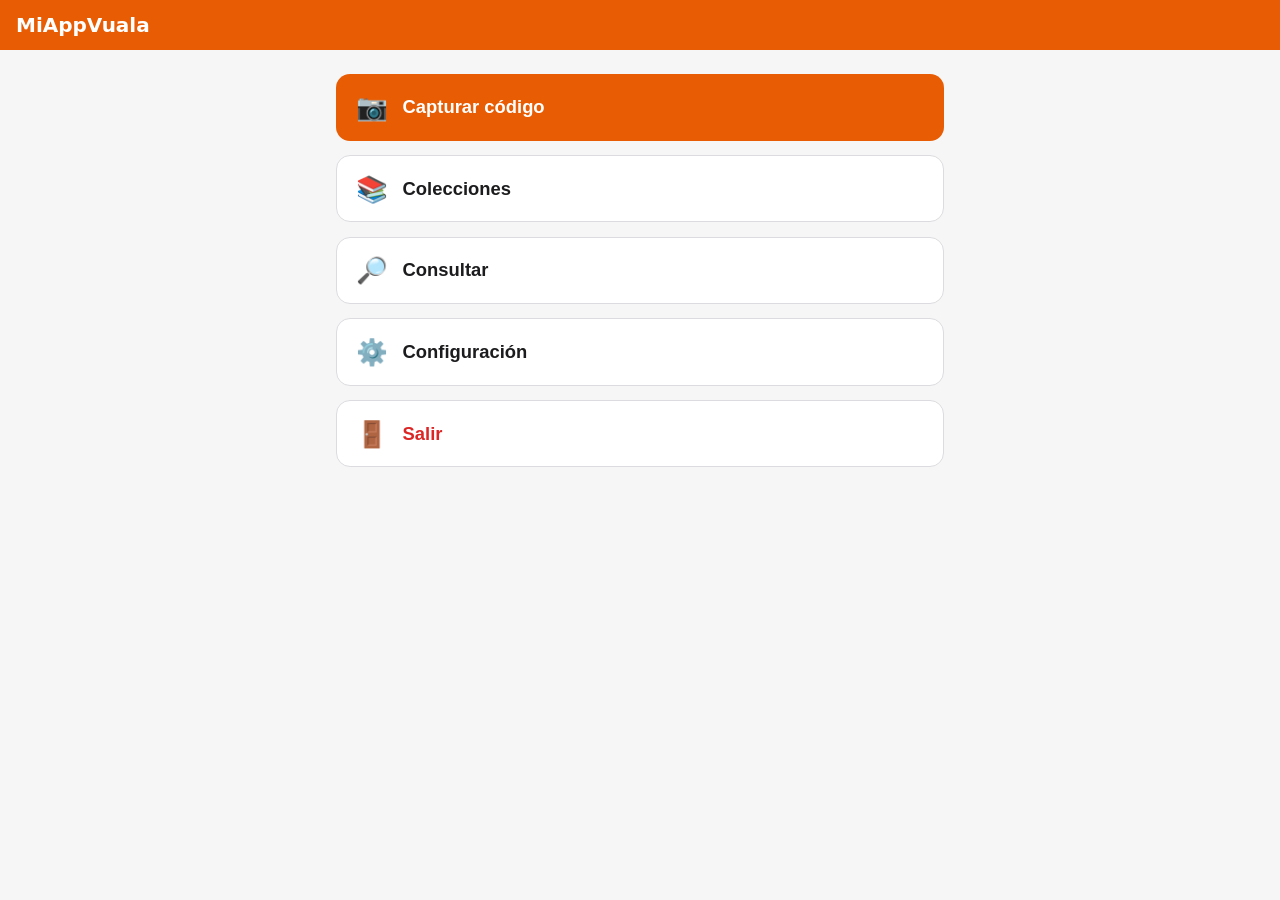
<file: index.html>
<!DOCTYPE html>
<html lang="es-MX">
<head>
  <meta charset="utf-8">
  <meta name="viewport" content="width=device-width, initial-scale=1, viewport-fit=cover">
  <!-- Seguridad: solo se permite cargar archivos de la propia app; nada externo -->
  <meta http-equiv="Content-Security-Policy" content="default-src 'self'; script-src 'self' 'wasm-unsafe-eval'; worker-src 'self'; connect-src 'self' https://dawnbrandbots.github.io https://db.ygoprodeck.com; img-src 'self' data: blob:; media-src 'self' blob: mediastream:; style-src 'self'; font-src 'self'; object-src 'none'; base-uri 'none'; form-action 'none'; frame-src 'none'">
  <meta name="referrer" content="no-referrer">
  <meta name="theme-color" content="#7c3aed">
  <title>MiAppYuGiOh!</title>
  <link rel="manifest" href="manifest.webmanifest">
  <link rel="icon" href="icons/icon-192.png">
  <link rel="apple-touch-icon" href="icons/icon-192.png">
  <link rel="stylesheet" href="css/app.css">
  <script type="module" src="js/app.js"></script>
</head>
<body>
  <header class="barra">
    <button id="btn-atras" class="btn-atras" aria-label="Regresar" hidden>←</button>
    <h1 id="titulo">MiAppYuGiOh!</h1>
  </header>
  <main id="contenido"><p class="nota">Cargando…</p></main>
  <noscript>Esta app necesita JavaScript activado.</noscript>
</body>
</html>
</file>
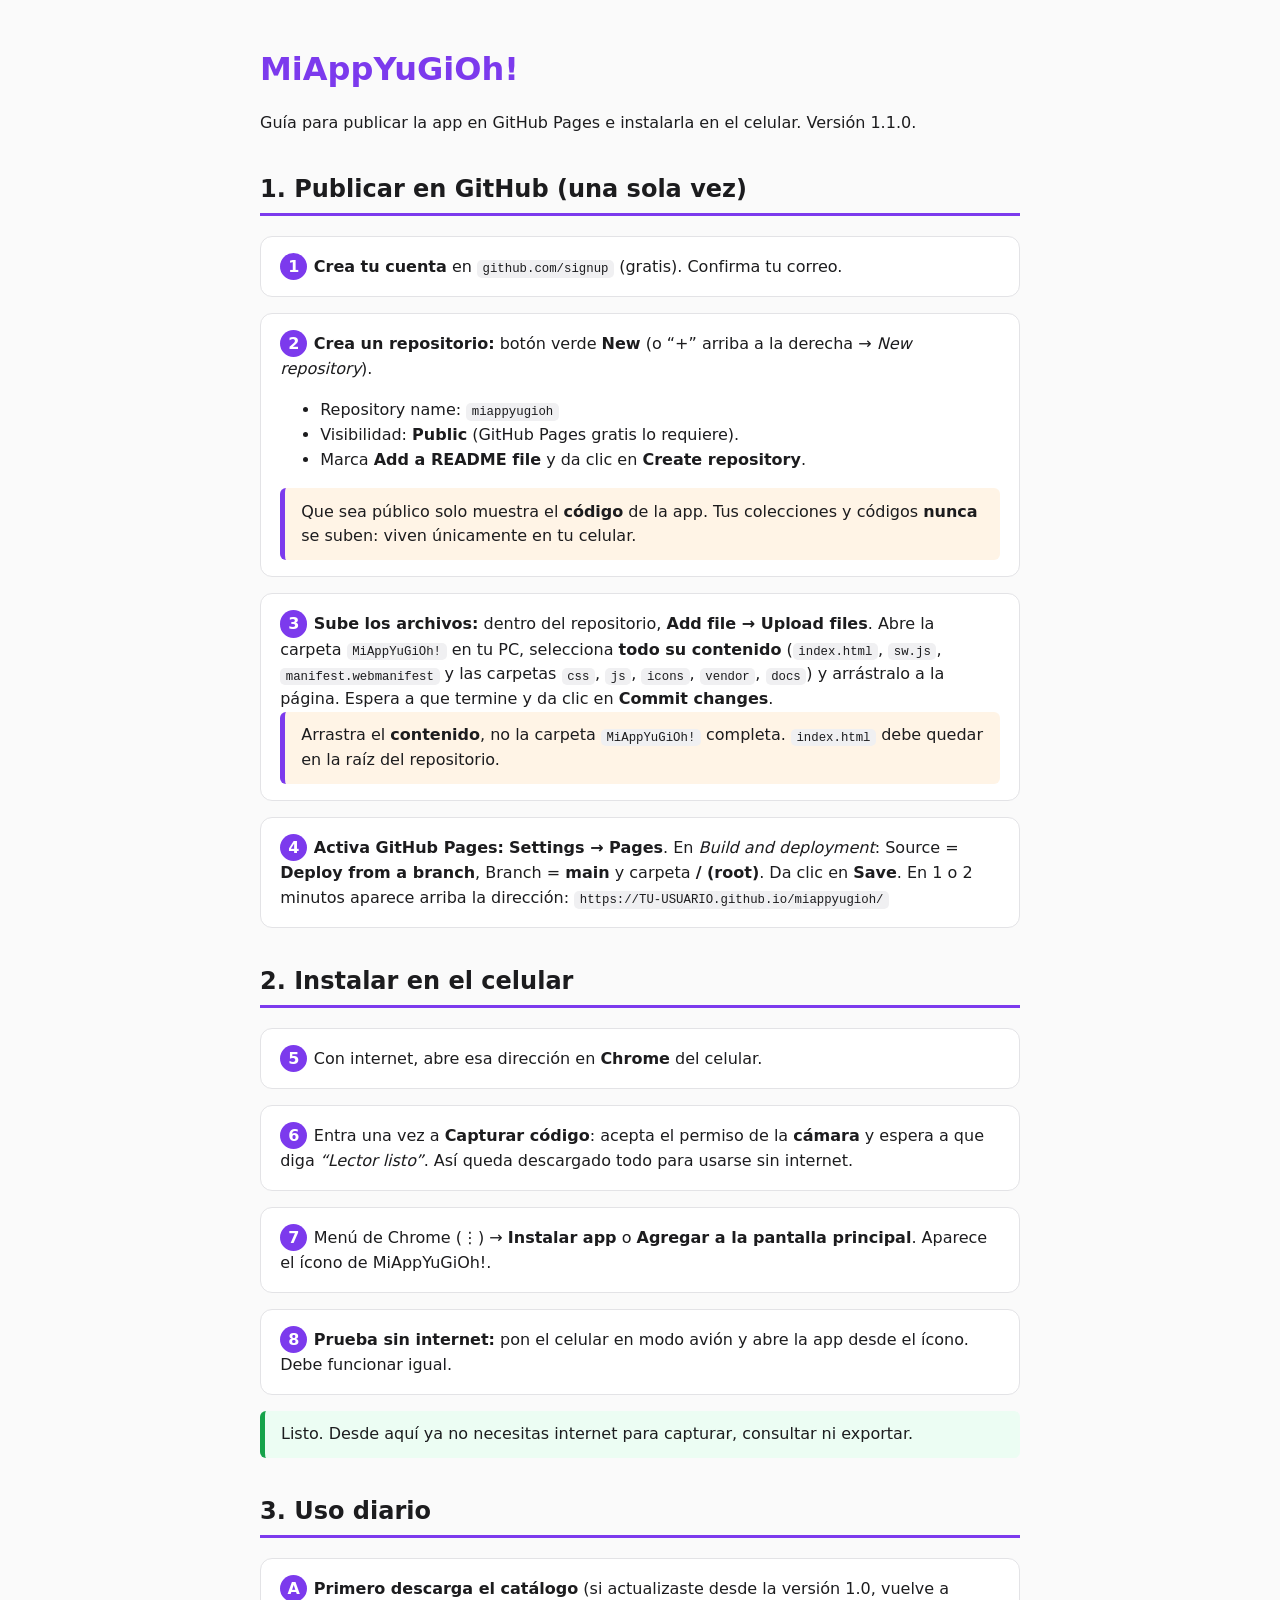
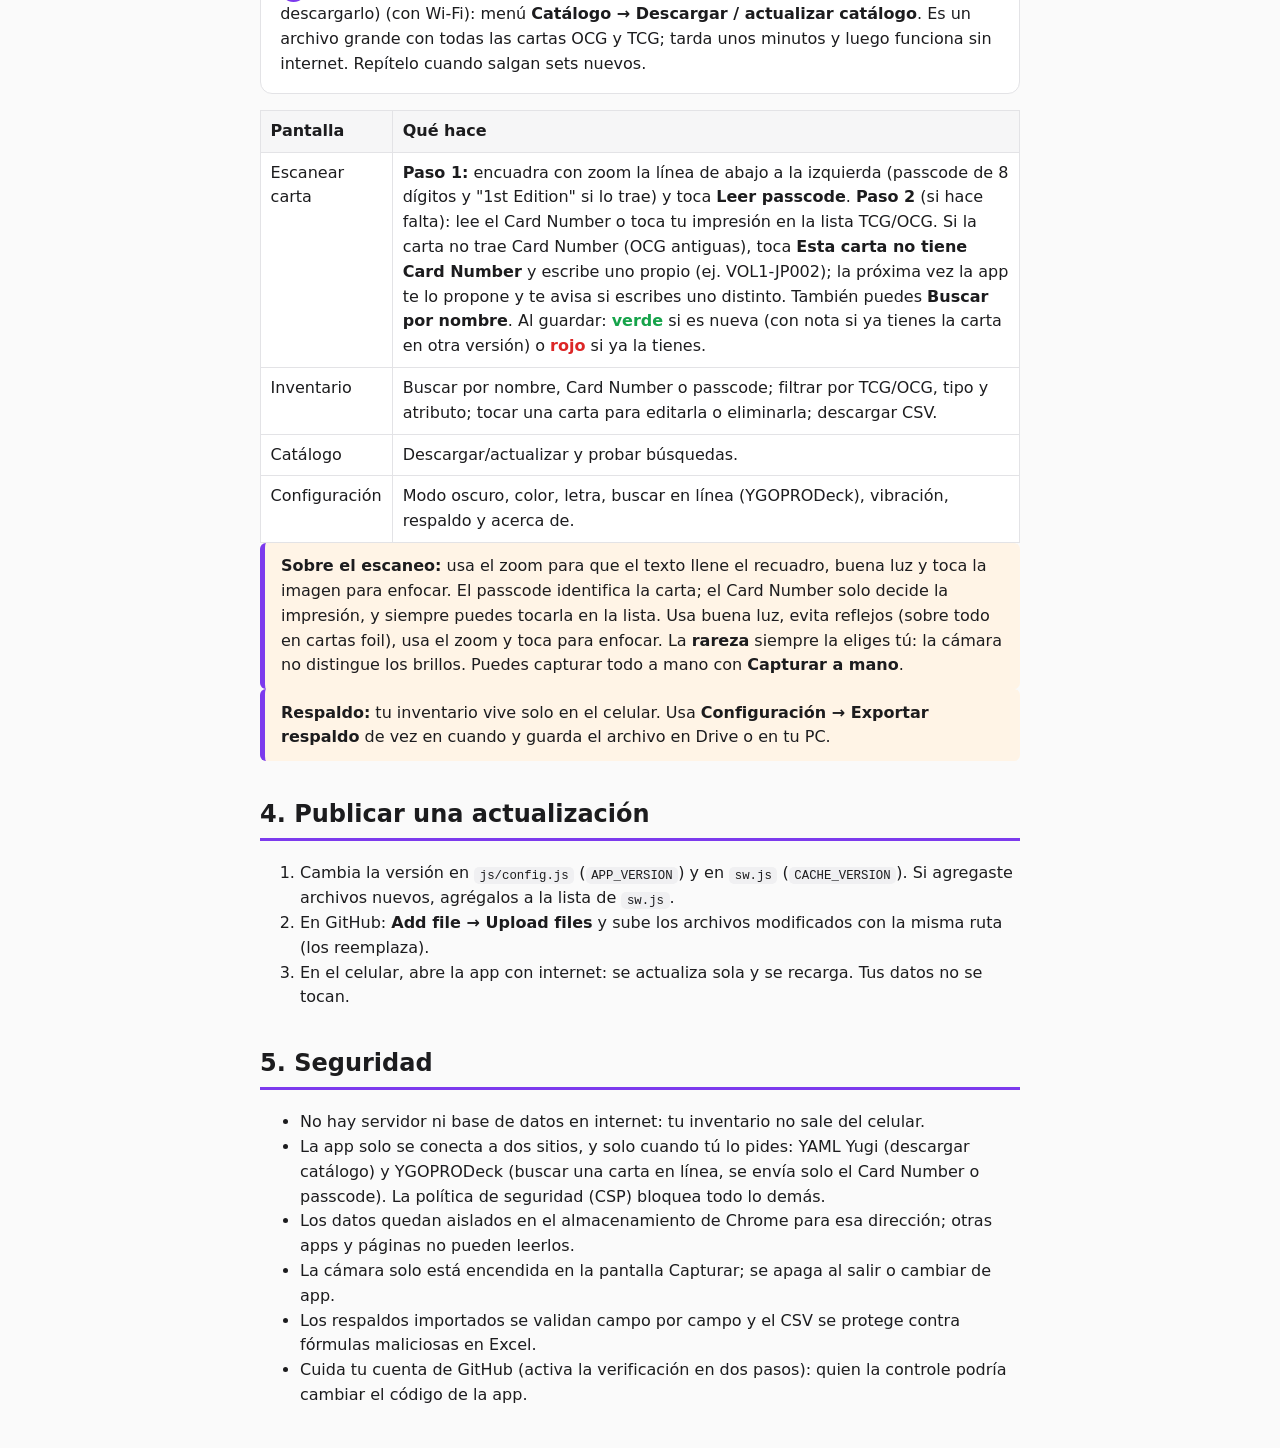
<file: docs/GUIA_INSTALACION.html>
<!DOCTYPE html>
<html lang="es-MX">
<head>
<meta charset="utf-8">
<meta name="viewport" content="width=device-width, initial-scale=1">
<title>MiAppYuGiOh! · Guía de instalación</title>
<style>
  body { font-family: system-ui, "Segoe UI", Roboto, sans-serif; max-width: 760px; margin: 0 auto; padding: 1.5rem; color: #1c1c1e; line-height: 1.55; background: #fafafa; }
  h1 { color: #7c3aed; margin-bottom: .2rem; }
  h2 { border-bottom: 3px solid #7c3aed; padding-bottom: .3rem; margin-top: 2.2rem; }
  .paso { background: #fff; border: 1px solid #e3e3e6; border-radius: 12px; padding: 1rem 1.2rem; margin: 1rem 0; }
  .paso b.n { display: inline-block; background: #7c3aed; color: #fff; border-radius: 50%; width: 1.7rem; height: 1.7rem; text-align: center; line-height: 1.7rem; margin-right: .4rem; }
  code { background: #f0f0f2; padding: .1rem .35rem; border-radius: 5px; font-size: .95em; }
  .ojo { background: #fff4e6; border-left: 5px solid #7c3aed; padding: .7rem 1rem; border-radius: 6px; }
  .ok { background: #ecfdf3; border-left: 5px solid #16a34a; padding: .7rem 1rem; border-radius: 6px; }
  table { border-collapse: collapse; width: 100%; background: #fff; }
  td, th { border: 1px solid #e3e3e6; padding: .5rem .6rem; text-align: left; vertical-align: top; }
  th { background: #f6f6f7; }
</style>
</head>
<body>
<h1>MiAppYuGiOh!</h1>
<p>Guía para publicar la app en GitHub Pages e instalarla en el celular. Versión 1.1.0.</p>

<h2>1. Publicar en GitHub (una sola vez)</h2>

<div class="paso"><b class="n">1</b><b>Crea tu cuenta</b> en <code>github.com/signup</code> (gratis). Confirma tu correo.</div>

<div class="paso"><b class="n">2</b><b>Crea un repositorio:</b> botón verde <b>New</b> (o “+” arriba a la derecha → <i>New repository</i>).
  <ul>
    <li>Repository name: <code>miappyugioh</code></li>
    <li>Visibilidad: <b>Public</b> (GitHub Pages gratis lo requiere).</li>
    <li>Marca <b>Add a README file</b> y da clic en <b>Create repository</b>.</li>
  </ul>
  <div class="ojo">Que sea público solo muestra el <b>código</b> de la app. Tus colecciones y códigos <b>nunca</b> se suben: viven únicamente en tu celular.</div>
</div>

<div class="paso"><b class="n">3</b><b>Sube los archivos:</b> dentro del repositorio, <b>Add file → Upload files</b>.
  Abre la carpeta <code>MiAppYuGiOh!</code> en tu PC, selecciona <b>todo su contenido</b> (<code>index.html</code>, <code>sw.js</code>, <code>manifest.webmanifest</code> y las carpetas <code>css</code>, <code>js</code>, <code>icons</code>, <code>vendor</code>, <code>docs</code>) y arrástralo a la página. Espera a que termine y da clic en <b>Commit changes</b>.
  <div class="ojo">Arrastra el <b>contenido</b>, no la carpeta <code>MiAppYuGiOh!</code> completa. <code>index.html</code> debe quedar en la raíz del repositorio.</div>
</div>

<div class="paso"><b class="n">4</b><b>Activa GitHub Pages:</b> <b>Settings → Pages</b>. En <i>Build and deployment</i>: Source = <b>Deploy from a branch</b>, Branch = <b>main</b> y carpeta <b>/ (root)</b>. Da clic en <b>Save</b>.
  En 1 o 2 minutos aparece arriba la dirección: <code>https://TU-USUARIO.github.io/miappyugioh/</code></div>

<h2>2. Instalar en el celular</h2>

<div class="paso"><b class="n">5</b>Con internet, abre esa dirección en <b>Chrome</b> del celular.</div>
<div class="paso"><b class="n">6</b>Entra una vez a <b>Capturar código</b>: acepta el permiso de la <b>cámara</b> y espera a que diga <i>“Lector listo”</i>. Así queda descargado todo para usarse sin internet.</div>
<div class="paso"><b class="n">7</b>Menú de Chrome (⋮) → <b>Instalar app</b> o <b>Agregar a la pantalla principal</b>. Aparece el ícono de MiAppYuGiOh!.</div>
<div class="paso"><b class="n">8</b><b>Prueba sin internet:</b> pon el celular en modo avión y abre la app desde el ícono. Debe funcionar igual.</div>

<div class="ok">Listo. Desde aquí ya no necesitas internet para capturar, consultar ni exportar.</div>

<h2>3. Uso diario</h2>
<div class="paso"><b class="n">A</b><b>Primero descarga el catálogo</b> (si actualizaste desde la versión 1.0, vuelve a descargarlo) (con Wi-Fi): menú <b>Catálogo → Descargar / actualizar catálogo</b>. Es un archivo grande con todas las cartas OCG y TCG; tarda unos minutos y luego funciona sin internet. Repítelo cuando salgan sets nuevos.</div>
<table>
  <tr><th>Pantalla</th><th>Qué hace</th></tr>
  <tr><td>Escanear carta</td><td><b>Paso 1:</b> encuadra con zoom la línea de abajo a la izquierda (passcode de 8 dígitos y "1st Edition" si lo trae) y toca <b>Leer passcode</b>. <b>Paso 2</b> (si hace falta): lee el Card Number o toca tu impresión en la lista TCG/OCG. Si la carta no trae Card Number (OCG antiguas), toca <b>Esta carta no tiene Card Number</b> y escribe uno propio (ej. VOL1-JP002); la próxima vez la app te lo propone y te avisa si escribes uno distinto. También puedes <b>Buscar por nombre</b>. Al guardar: <b style="color:#16a34a">verde</b> si es nueva (con nota si ya tienes la carta en otra versión) o <b style="color:#dc2626">rojo</b> si ya la tienes.</td></tr>
  <tr><td>Inventario</td><td>Buscar por nombre, Card Number o passcode; filtrar por TCG/OCG, tipo y atributo; tocar una carta para editarla o eliminarla; descargar CSV.</td></tr>
  <tr><td>Catálogo</td><td>Descargar/actualizar y probar búsquedas.</td></tr>
  <tr><td>Configuración</td><td>Modo oscuro, color, letra, buscar en línea (YGOPRODeck), vibración, respaldo y acerca de.</td></tr>
</table>
<div class="ojo"><b>Sobre el escaneo:</b> usa el zoom para que el texto llene el recuadro, buena luz y toca la imagen para enfocar. El passcode identifica la carta; el Card Number solo decide la impresión, y siempre puedes tocarla en la lista. Usa buena luz, evita reflejos (sobre todo en cartas foil), usa el zoom y toca para enfocar. La <b>rareza</b> siempre la eliges tú: la cámara no distingue los brillos. Puedes capturar todo a mano con <b>Capturar a mano</b>.</div>
<div class="ojo"><b>Respaldo:</b> tu inventario vive solo en el celular. Usa <b>Configuración → Exportar respaldo</b> de vez en cuando y guarda el archivo en Drive o en tu PC.</div>

<h2>4. Publicar una actualización</h2>
<ol>
  <li>Cambia la versión en <code>js/config.js</code> (<code>APP_VERSION</code>) y en <code>sw.js</code> (<code>CACHE_VERSION</code>). Si agregaste archivos nuevos, agrégalos a la lista de <code>sw.js</code>.</li>
  <li>En GitHub: <b>Add file → Upload files</b> y sube los archivos modificados con la misma ruta (los reemplaza).</li>
  <li>En el celular, abre la app con internet: se actualiza sola y se recarga. Tus datos no se tocan.</li>
</ol>

<h2>5. Seguridad</h2>
<ul>
  <li>No hay servidor ni base de datos en internet: tu inventario no sale del celular.</li>
  <li>La app solo se conecta a dos sitios, y solo cuando tú lo pides: YAML Yugi (descargar catálogo) y YGOPRODeck (buscar una carta en línea, se envía solo el Card Number o passcode). La política de seguridad (CSP) bloquea todo lo demás.</li>
  <li>Los datos quedan aislados en el almacenamiento de Chrome para esa dirección; otras apps y páginas no pueden leerlos.</li>
  <li>La cámara solo está encendida en la pantalla Capturar; se apaga al salir o cambiar de app.</li>
  <li>Los respaldos importados se validan campo por campo y el CSV se protege contra fórmulas maliciosas en Excel.</li>
  <li>Cuida tu cuenta de GitHub (activa la verificación en dos pasos): quien la controle podría cambiar el código de la app.</li>
</ul>
</body>
</html>
</file>
<file: css/app.css>
:root {
  --principal: #e85d04;
  --escala: 1;
  --fondo: #f6f6f7;
  --superficie: #ffffff;
  --texto: #1c1c1e;
  --tenue: #6b6b70;
  --borde: #dcdce0;
  --rojo: #dc2626;
  --verde: #16a34a;
  --radio: 14px;
  font-size: calc(16px * var(--escala));
  color-scheme: light;
}
:root[data-tema="oscuro"] {
  --fondo: #121214;
  --superficie: #1e1e22;
  --texto: #f2f2f4;
  --tenue: #a0a0a8;
  --borde: #34343a;
  color-scheme: dark;
}
* { box-sizing: border-box; }
html, body { margin: 0; background: var(--fondo); color: var(--texto); font-family: system-ui, -apple-system, "Segoe UI", Roboto, sans-serif; -webkit-tap-highlight-color: transparent; }
.oculto { display: none !important; }

.barra { position: sticky; top: 0; z-index: 5; display: flex; align-items: center; gap: .5rem; padding: .8rem 1rem; padding-top: max(.8rem, env(safe-area-inset-top)); background: var(--principal); color: #fff; }
.barra h1 { margin: 0; font-size: 1.25rem; }
.btn-atras { background: transparent; border: 0; color: #fff; font-size: 1.6rem; line-height: 1; padding: .1rem .5rem; cursor: pointer; }
main { padding: 1rem; max-width: 640px; margin: 0 auto; padding-bottom: 3rem; }

/* Menú */
.menu { display: grid; gap: .9rem; margin-top: .5rem; }
.btn-menu { display: flex; align-items: center; gap: .9rem; padding: 1.1rem 1.2rem; font-size: 1.15rem; font-weight: 600; border-radius: var(--radio); border: 1px solid var(--borde); background: var(--superficie); color: var(--texto); cursor: pointer; text-align: left; }
.btn-menu .icono { font-size: 1.6rem; }
.btn-menu.destacado { background: var(--principal); color: #fff; border-color: transparent; }
.btn-menu.salir { color: var(--rojo); }
.btn-menu:active { transform: scale(.98); }

/* Botones */
.btn { padding: .75rem 1rem; font-size: 1rem; font-weight: 600; border-radius: 10px; border: 1px solid transparent; cursor: pointer; }
.btn.primario { background: var(--principal); color: #fff; }
.btn.secundario { background: var(--superficie); color: var(--texto); border-color: var(--borde); }
.btn.peligro { background: transparent; color: var(--rojo); border-color: var(--rojo); }
.btn:disabled { opacity: .4; cursor: not-allowed; }
.btn.grande { width: 100%; padding: 1rem; font-size: 1.1rem; margin-bottom: 1rem; }
.fila-botones { display: flex; gap: .6rem; flex-wrap: wrap; margin-top: .8rem; }
.fila-botones > .btn { flex: 1 1 auto; }
.fila-botones .btn.grande { margin-bottom: 0; flex: 2 1 auto; width: auto; }

/* Paneles, formularios */
.panel { background: var(--superficie); border: 1px solid var(--borde); border-radius: var(--radio); padding: 1rem; margin-bottom: 1rem; }
.panel h2 { margin: 0 0 .7rem; font-size: 1.1rem; }
.campo { display: flex; flex-direction: column; gap: .3rem; margin-bottom: .8rem; font-weight: 600; font-size: .95rem; flex: 1; }
.fila { display: flex; gap: .6rem; }
input, select, textarea { font: inherit; font-weight: 400; padding: .65rem .7rem; border-radius: 10px; border: 1px solid var(--borde); background: var(--fondo); color: var(--texto); width: 100%; }
input[type="checkbox"] { width: 1.3rem; height: 1.3rem; accent-color: var(--principal); flex: none; }
input[type="range"] { accent-color: var(--principal); padding: 0; }
input[type="search"] { margin-bottom: .6rem; }
.check { display: flex; align-items: flex-start; gap: .7rem; margin: .7rem 0; cursor: pointer; }
.nota { color: var(--tenue); font-size: .9rem; margin: .3rem 0; }
.nota.bloque { display: block; font-weight: 400; }
.error { color: var(--rojo); font-weight: 600; }
.vacio { text-align: center; padding: 2rem 1rem; color: var(--tenue); }
.selector { display: flex; gap: .6rem; margin-bottom: 1rem; }
.selector label { display: flex; flex-direction: column; gap: .25rem; font-size: .85rem; font-weight: 600; color: var(--tenue); }
.selector label:first-child { flex: 0 0 34%; }
.selector label:last-child { flex: 1; min-width: 0; }

/* Tarjetas de colección */
.tarjeta { background: var(--superficie); border: 1px solid var(--borde); border-radius: var(--radio); padding: .9rem 1rem; margin-bottom: .8rem; }
.tarjeta p { margin: .35rem 0; }
.tarjeta.archivada { opacity: .65; }
.tarjeta-titulo { display: flex; align-items: center; gap: .5rem; flex-wrap: wrap; font-size: 1.05rem; }
.etiqueta { background: var(--principal); color: #fff; border-radius: 99px; padding: .1rem .55rem; font-size: .8rem; font-weight: 700; }
.etiqueta.gris { background: var(--tenue); }

/* Cámara */
.camara { position: relative; width: 100%; aspect-ratio: 3 / 4; max-height: 60vh; background: #000; border-radius: var(--radio); overflow: hidden; }
.camara video { width: 100%; height: 100%; object-fit: cover; display: block; }
.guia { position: absolute; left: 8%; right: 8%; top: 38%; height: 24%; border: 3px solid #fff; border-radius: 8px; box-shadow: 0 0 0 9999px rgba(0, 0, 0, .45); }
.camara-ayuda { position: absolute; left: 0; right: 0; top: 30%; text-align: center; color: #fff; font-weight: 600; font-size: .9rem; text-shadow: 0 1px 3px #000; }
.codigo-input { font-family: ui-monospace, "Roboto Mono", monospace; font-size: 1.8rem; letter-spacing: .15em; text-align: center; text-transform: uppercase; padding: .8rem; }
.sugerencias { display: flex; gap: .5rem; flex-wrap: wrap; margin-bottom: .6rem; }
.chip { font-family: ui-monospace, monospace; font-size: 1rem; padding: .45rem .8rem; border-radius: 99px; border: 1px solid var(--principal); background: transparent; color: var(--texto); cursor: pointer; }

/* Controles de cámara */
.camara video { transform-origin: center center; transition: transform .1s; }
.controles-cam { display: flex; align-items: center; gap: .6rem; margin-top: .7rem; }
.controles-cam input[type="range"] { flex: 1; }
.zoom-valor { min-width: 2.8rem; font-weight: 700; text-align: right; }
.btn-cam { font-size: 1.3rem; padding: .35rem .6rem; border-radius: 10px; border: 1px solid var(--borde); background: var(--superficie); cursor: pointer; }
.btn-cam.activo { background: #facc15; border-color: #ca8a04; }
.anillo-enfoque { position: absolute; width: 64px; height: 64px; margin: -32px 0 0 -32px; border: 2px solid #facc15; border-radius: 50%; pointer-events: none; animation: anillo .9s ease-out forwards; }
@keyframes anillo { from { transform: scale(1.4); opacity: 1; } to { transform: scale(1); opacity: 0; } }

/* Lista de códigos */
.resumen { font-weight: 700; margin: .3rem 0 .6rem; }
.lista-codigos { margin-top: .8rem; }
.fila-codigo { display: flex; justify-content: space-between; align-items: center; gap: .5rem; padding: .7rem .2rem; border-bottom: 1px solid var(--borde); }
.fila-codigo .nota { margin-left: auto; }
.btn-borrar { background: transparent; border: 1px solid var(--borde); border-radius: 8px; padding: .35rem .5rem; font-size: 1rem; cursor: pointer; }
.mono { font-family: ui-monospace, "Roboto Mono", monospace; font-size: 1.1rem; font-weight: 700; letter-spacing: .05em; }

/* Configuración */
.colores { display: flex; gap: .7rem; margin: .4rem 0 1rem; }
.color { width: 2.4rem; height: 2.4rem; border-radius: 50%; border: 3px solid transparent; cursor: pointer; }
.color.activo { border-color: var(--texto); }

/* Alerta de resultado */
.alerta { position: fixed; inset: 0; z-index: 50; display: flex; flex-direction: column; align-items: center; justify-content: center; gap: .8rem; padding: 2rem; text-align: center; color: #fff; cursor: pointer; }
.alerta-rojo { background: var(--rojo); animation: parpadeo-rojo .35s ease-in-out 4 alternate; }
.alerta-verde { background: var(--verde); animation: parpadeo-verde .35s ease-in-out 2 alternate; }
.alerta-icono { font-size: 5rem; line-height: 1; }
.alerta-titulo { font-size: 1.8rem; font-weight: 800; }
.alerta-codigo { font-family: ui-monospace, monospace; font-size: 2.2rem; font-weight: 800; letter-spacing: .12em; background: rgba(0, 0, 0, .2); padding: .3rem 1rem; border-radius: 10px; }
.alerta-detalle { font-size: 1.05rem; max-width: 28rem; }
.alerta-pie { margin-top: 1.5rem; opacity: .85; font-size: .95rem; }
@keyframes parpadeo-rojo { from { background: var(--rojo); } to { background: #7f1d1d; } }
@keyframes parpadeo-verde { from { background: var(--verde); } to { background: #14532d; } }

/* Modales, avisos */
.modal-fondo { position: fixed; inset: 0; z-index: 40; background: rgba(0, 0, 0, .5); display: flex; align-items: center; justify-content: center; padding: 1.2rem; }
.modal { background: var(--superficie); color: var(--texto); border-radius: var(--radio); padding: 1.2rem; width: 100%; max-width: 420px; }
.modal h2 { margin: 0 0 .5rem; font-size: 1.2rem; }
.cargando { background: var(--superficie); padding: 1.5rem 2rem; border-radius: var(--radio); text-align: center; }
.spinner { width: 2.4rem; height: 2.4rem; margin: 0 auto .6rem; border: 4px solid var(--borde); border-top-color: var(--principal); border-radius: 50%; animation: girar 1s linear infinite; }
@keyframes girar { to { transform: rotate(360deg); } }
.toast { position: fixed; left: 50%; bottom: 1.5rem; transform: translate(-50%, 1rem); z-index: 60; background: #222; color: #fff; padding: .75rem 1.1rem; border-radius: 10px; max-width: 90vw; opacity: 0; transition: .25s; box-shadow: 0 4px 16px rgba(0, 0, 0, .3); }
.toast.visible { opacity: 1; transform: translate(-50%, 0); }
</file>
